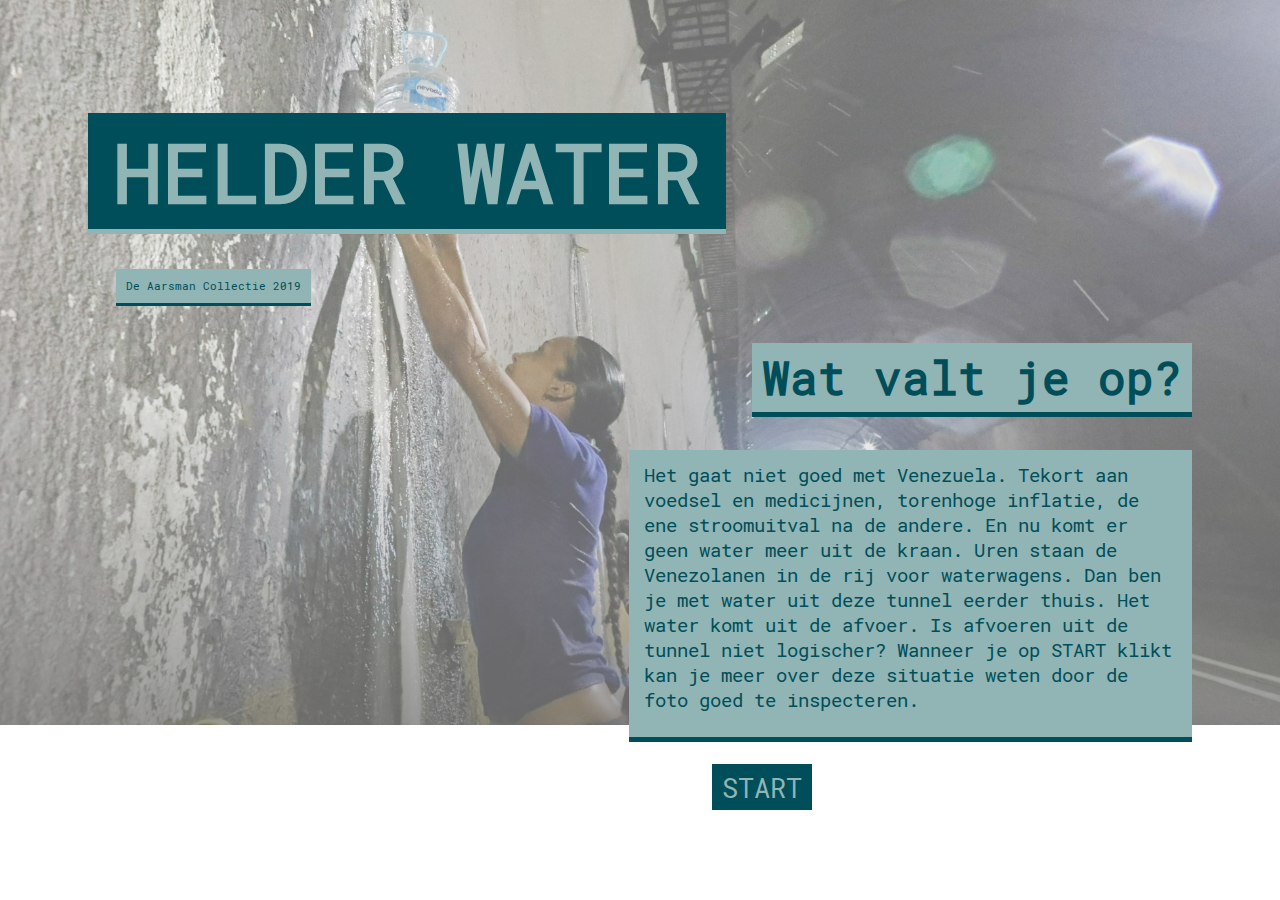
<file: index.html>
<!DOCTYPE html>
<html lang="en">
<head>
    <meta charset="UTF-8">
    <title>ontwerpen3</title>
    <link rel="stylesheet" href="css.css">
    <meta name="viewport" content="width=device-width, initial-scale=1">
     <embed src="img/Venezuala.mp3" autostart="true" loop="true" hidden="true" class="mp3">  
     
</head>
<body>
<div class="hoofdpagina">

<h1 class="titel">
   HELDER WATER
    </h1>
    
    <a href="https://www.volkskrant.nl/kijkverder/2014/AarsmanCollectie/#190410" class="ondertitel">De Aarsman Collectie 2019</a>
    
    <h2 class="titel2">
   Wat valt je op?
    </h2>

<p class="uitleg">
    Het gaat niet goed met Venezuela. Tekort aan voedsel en medicijnen, torenhoge inflatie, de ene stroomuitval na de andere. En nu komt er geen water meer uit de kraan. Uren staan de Venezolanen in de rij voor waterwagens. Dan ben je met water uit deze tunnel eerder thuis. Het water komt uit de afvoer. Is afvoeren uit de tunnel niet logischer? Wanneer je op START klikt kan je meer over deze situatie weten door de foto goed te inspecteren.
    <br>
    <br>
</p>
 
 <div>
    <a href="foto.html" class="start">START</a>
    </div>
  
  <img src="img/Aarsman-venezuala.jpg" alt="venezuala" class="fotostart">
    
    <script src="script.js"></script> 
    </div>
    
</body>
</html>
</file>
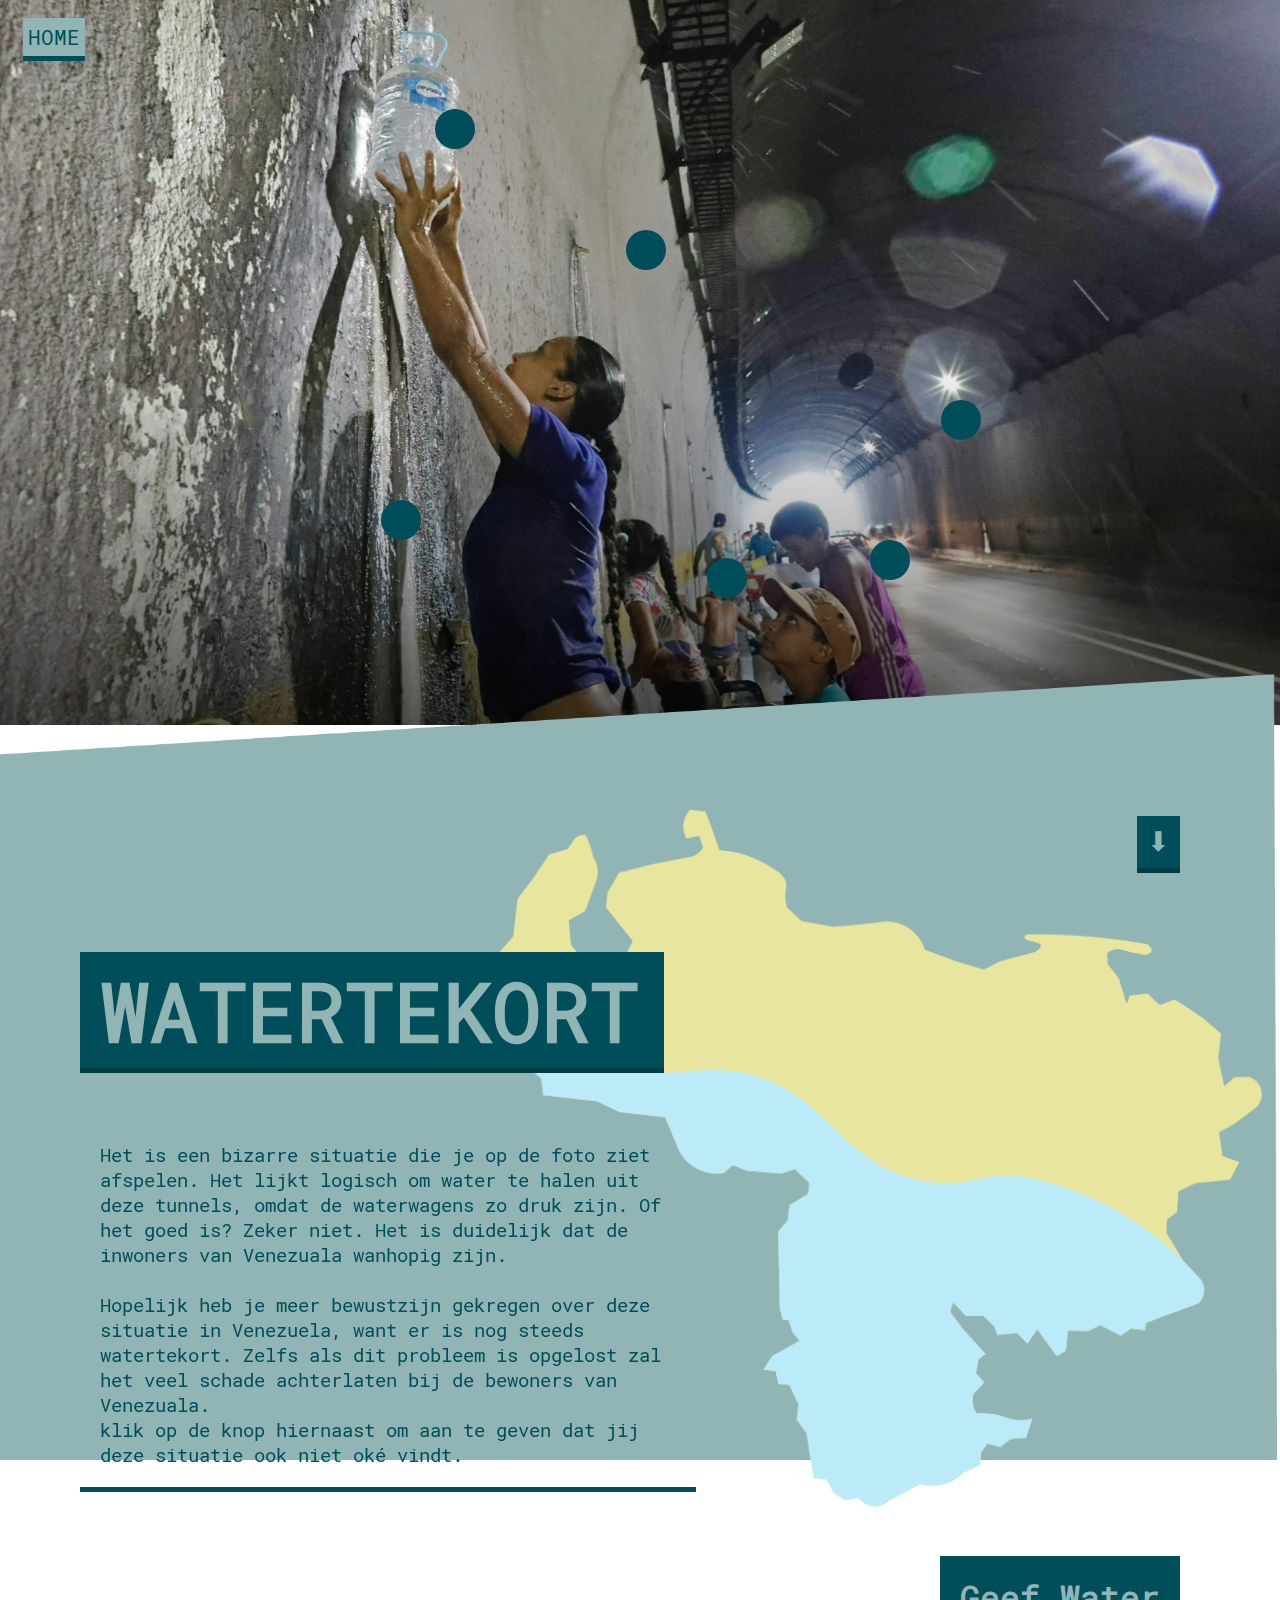
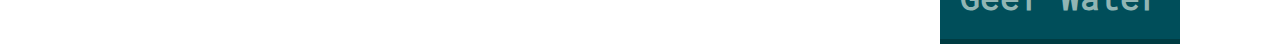
<file: foto.html>
<!DOCTYPE html>
<html lang="en">
<head>
    <meta charset="UTF-8">
    <title>ontwerpen3</title>
    <link rel="stylesheet" href="css.css">
    <meta name="viewport" content="width=device-width, initial-scale=1">
     <embed src="img/Venezuala.mp3" autostart="true" loop="true" hidden="true" class="mp3">  
   
</head>
<body>
    <div class="hoofdpagina">
      <img src="img/Aarsman-venezuala.jpg" alt="venezuala" class="foto">
    </div>
    <a href="index.html" class="home">HOME</a>
    <div>
       <img src="img/Middel%206.png" alt="background" class="background">
    </div>
   
    <div class="klik">
        <div class="antwoord1" onmouseleave="funcdisp()">
           <div id="antw">
                <p class="titeltext"><b>Wat gebeurt hier? <img src="img/petfles.png" class="petfles"></b></p>
  
                <p id="text2" onclick="myFunction2()">○ Al het water gaat langs de <br>
                watercontainer.</p>
                <p id="text3" onclick="myFunction3()">○ Het water vangt ze op <br> 
                door een petfles in de <br>
                watercontainer.</p>
            </div>
            <div id="antwoord1vervolg">
                <p>○ Al het water gaat langs de <br>
                watercontainer.</p>
                <p class="aarsman"><b>Woorden van Aarsman:</b> <br><br> Boven op de grote fles heeft <br> ze een afgezaagde petfles<br> gezet, die opening is <br>groter. Toch stroomt het <br> water langs haar <br> armen, haar shirt <br>is doorweekt."</p>
            </div>
            <div id="antwoord2vervolg">
                <p>○ Het water vangt ze op <br> 
                door een petfles in de <br>
                watercontainer.</p>
                <p class="aarsman"><b>Woorden van Aarsman:</b> <br><br> Boven op de grote fles heeft <br> ze een afgezaagde petfles<br> gezet, die opening is <br>groter. Toch stroomt het <br> water langs haar <br> armen, haar shirt <br>is doorweekt."</p>
            </div>
        </div>
    </div>
    
     <div class="klik2">
        <div class="antwoord1-2" onmouseleave="funcdisp2()">
           <div id="antw-2">
                <p class="titeltext-2"><b>Wat gebeurt hier? <img src="img/kind.png" class="kind"></b></p>
  
                <p id="text2-2" onclick="myFunction22()">○ De kinderen zijn mee<br> om te kijken.</p>
                <p id="text3-2" onclick="myFunction33()">○ De kinderen zijn mee om <br>te helpen met dragen.</p>
            </div>
            <div id="antwoord1vervolg-2">
                <p>○ De kinderen zijn mee<br> om te kijken.</p>
                <p class="aarsman"><b>Woorden van Aarsman:</b> <br><br>je kunt nemen zoveel als <br> je kunt dragen.<br> Kinderen mee, zij kunnen <br> meehelpen sjouwen.  </p>
            </div>
            <div id="antwoord2vervolg-2">
                <p>○ De kinderen zijn mee om <br>te helpen met dragen.</p>
                <p class="aarsman"><b>Woorden van Aarsman:</b> <br><br> je kunt nemen zoveel als <br> je kunt dragen.<br> Kinderen mee, zij kunnen <br> meehelpen sjouwen.  </p>
            </div>
        </div>
    </div>
    
    <div class="klik3">
        <div class="antwoord1-3" onmouseleave="funcdisp3()">
           <div id="antw-3">
                <p class="titeltext-3"><b>Wat gebeurt hier?<img src="img/gaatje.png" class="gat"></b></p>
  
                <p id="text2-3" onclick="myFunction222()">○ Het water dat vast zit in de<br>tunnel moet uit deze gaten <br>komen.</p>
                <p id="text3-2" onclick="myFunction333()">○ Dit zijn speciaal gaten in <br> de muur met water voor<br> de bewoners.</p>
            </div>
            <div id="antwoord1vervolg-3">
                <p>○ Het water dat vast zit in de<br>tunnel moet uit deze gaten <br>komen.</p>
                <p class="aarsman"><b>Woorden van Aarsman:</b> <br><br>Hoe waterdicht de wanden<br> van een tunnel ook zijn, <br>er lekt altijd water naar<br> binnen. Boor je om de paar <br> meter een gaatje,<br> dan komt het daar doorheen.<br> Het drupt in de goot <br>langs het wegdek</p>
            </div>
            <div id="antwoord2vervolg-3">
                <p>○ Dit zijn speciaal gaten in <br> de muur met water voor<br> de bewoners.</p>
                <p class="aarsman"><b>Woorden van Aarsman:</b> <br><br> Hoe waterdicht de wanden<br> van een tunnel ook zijn, <br>er lekt altijd water naar<br> binnen. Boor je om de paar <br> meter een gaatje,<br> dan komt het daar doorheen.<br> Het drupt in de goot <br>langs het wegdek</p>
            </div>
        </div>
    </div>
    
    <div class="klik4">
        <div class="antwoord1-4" onmouseleave="funcdisp4()">
           <div id="antw-4">
                <p class="titeltext-4"><b>Wat gebeurt hier? <img src="img/auto.png" class="auto"> </b></p>
  
                <p id="text2-4" onclick="myFunction2222()">○ Deze tunnel is bedoelt <br> voor mensen en auto's, <br> daarom staan de lichten aan.</p>
                <p id="text3-4" onclick="myFunction3333()">○ Deze tunnel is alleen <br> voor auto's, dus gevaarlijk <br> om hier te lopen. </p>
            </div>
            <div id="antwoord1vervolg-4">
                <p>○ Deze tunnel is bedoelt <br> voor mensen en auto's, <br> daarom staan de lichten aan.</p>
                <p class="aarsman"><b>Woorden van Aarsman:</b> <br><br>Levensgevaarlijk staan ze<br> daar. Gelukkig doen de <br>lampen het in de tunnel. <br> Maar ik had de kinderen <br> thuisgelaten.</p>
            </div>
            <div id="antwoord2vervolg-4">
                <p>○ Deze tunnel is alleen <br> voor auto's, dus gevaarlijk <br> om hier te lopen. </p>
                <p class="aarsman"><b>Woorden van Aarsman:</b> <br><br> Levensgevaarlijk staan ze<br> daar. Gelukkig doen de <br>lampen het in de tunnel. <br> Maar ik had de kinderen <br> thuisgelaten.</p>
            </div>
        </div>
    </div>
    
    
        <div class="klik5">
        <div class="antwoord1-5" onmouseleave="funcdisp5()">
           <div id="antw-5">
                <p class="titeltext-5"><b>Wat gebeurt hier? <img src="img/water.png" class="stroom"></b></p>
  
                <p id="text2-5" onclick="myFunction22222()">○ Het water komt uit <br> een afvoer van de <br> tunnel, dus niet <br>veilig om te drinken.</p>
                <p id="text3-5" onclick="myFunction33333()">○ Het water ziet er <br> helder uit. Kan geen kwaad.</p>
            </div>
            <div id="antwoord1vervolg-5">
                <p>○ Het water komt uit <br> een afvoer van de <br> tunnel, dus niet <br>veilig om te drinken.</p>
                <p class="aarsman"><b>Woorden van Aarsman:</b> <br><br>Het water ziet er helder<br> uit, maar hier staan boven <br> op de tunnel krotwoningen,<br> hun toiletten zijn niet <br> aangesloten op een riool. <br> De laatste tijd heeft het <br> weinig geregend, dan komt <br> er voornamelijk afvalwater <br> uit de pijpjes. </p>
            </div>
            <div id="antwoord2vervolg-5">
                <p> ○ Het water ziet er <br> helder uit. Kan geen kwaad.</p>
                <p class="aarsman"><b>Woorden van Aarsman:</b> <br><br>Het water ziet er helder<br> uit, maar hier staan boven <br> op de tunnel krotwoningen,<br> hun toiletten zijn niet <br> aangesloten op een riool. <br> De laatste tijd heeft het <br> weinig geregend, dan komt <br> er voornamelijk afvalwater <br> uit de pijpjes. </p>
            </div>
        </div>
    </div>
    
    
     <div class="klik6">
        <div class="antwoord1-6" onmouseleave="funcdisp6()">
           <div id="antw-6">
                <p class="titeltext-6"><b>Wat gebeurt hier? <img src="img/jerrycans.png" class="jerrycan"></b></p>
  
                <p id="text2-6" onclick="myFunction222222()">○ Mensen staan netjes <br> in een rij te <br> wachten op water.</p>
                <p id="text3-6" onclick="myFunction333333()">○ Er komen meer mensen <br> aan met jerrycans voor<br> het water.</p>
            </div>
            <div id="antwoord1vervolg-6">
                <p>○ Mensen staan netjes<br> in een rij te <br> wachten op water.</p>
                <p class="aarsman"><b>Woorden van Aarsman:</b> <br><br>Op de achtergrond komen <br> andere mensen met <br>jerrycans en flessen, <br>ze hoeven niet te wachten<br> tot de vrouwen klaar zijn </p>
            </div>
            <div id="antwoord2vervolg-6">
                <p>○ Er komen meer mensen <br> aan met jerrycans voor<br> het water.</p>
                <p class="aarsman"><b>Woorden van Aarsman:</b> <br><br>Op de achtergrond komen <br> andere mensen met <br>jerrycans en flessen, <br>ze hoeven niet te wachten<br> tot de vrouwen klaar zijn </p>
            </div>
        </div>
    </div>
    
    <img src="img/1x/Middel%207.png" alt="venezuela" class="venezuela">
    
   <img src="img/1x/Middel%2010.png" alt="water" class="water" id="water2">
    
    
    
    <div>
        <h1 class="titel3">WATERTEKORT</h1>
        <p class="uitleg2">
           Het is een bizarre situatie die je op de foto ziet afspelen.
            Het lijkt logisch om water te halen uit deze tunnels, omdat de waterwagens zo druk zijn. Of het goed is? Zeker niet. Het is duidelijk dat de inwoners van Venezuala wanhopig zijn.<br> <br>
            
            Hopelijk heb je meer bewustzijn gekregen over deze situatie in Venezuela, want er is nog steeds watertekort. Zelfs als dit probleem is opgelost zal het veel schade achterlaten bij de bewoners van Venezuala. <br>
            
            klik op de knop hiernaast om aan te geven dat jij deze situatie ook niet oké vindt.
        </p>
    </div>
      
      
      <a href="#petitie"> <p class="klaarknop">⬇</p> </a>
   
   <p id="petitie" onclick="showWater()">Geef Water</p>
   
 <div>  
   
   <p class="intext">VENEZUELA <br><br> Al meer dan  60% <br>vindt dit een probleem. </p>
    </div> 

    
    <script src="script.js"></script> 
    
</body>
</html>
</file>
<file: css.css>
html { 
    font-size:100%;
    scroll-behavior: smooth;
}
/*https://stackoverflow.com/questions/7961721/how-do-i-install-a-custom-font-on-an-html-site*/
 @font-face { font-family: Roboto; src: url('font/Roboto_Mono/RobotoMono-Regular.ttf'); }

/*https://dzone.com/articles/using-csshtml-make-responsive*/
@media (min-width: 640px) { body {font-size:1rem;} } 
@media (min-width:960px) { body {font-size:1.3rem;} } 
@media (min-width:1100px) { body {font-size:1.7rem;} }

.foto {
    height: auto;
    width: 101.5%;
    margin: -0.5em;
    background-size: cover;
    overflow: hidden;
    position: fixed;
    z-index: 0;
}

.fotostart {
    opacity: 0.6;
    height: auto;
    width: 101.5%;
    margin: -0.5em;
    background-size: cover;
    overflow: hidden;
    position: fixed;
    z-index: 0;
}


.hoofdpagina {
    position: relative;
    align-content: center;
    color: black;
}

.home {
    position: fixed;
    text-decoration: none;
    color: #004e5a;
    font-family: "Roboto", sans-serif; 
    background-color: #91b5b4;
    padding: 5px;
    border-bottom: 5px solid #004e5a ;
    margin-top: 10px;
    margin-left: 15px;
    z-index: 30;
    font-size: 21px;
}

.home:hover{
    background-color: #e8e69e;
    transition: 0.5s ease-in-out;
}

.titel {
    font-family: "Roboto", sans-serif; 
    position: absolute;
    top: 50px;
    left: 80px;
    font-size: 3em;
    color: #91b5b4; 
    background-color: #004e5a;
    border-bottom: 5px solid #91b5b4;
    padding-left: 25px;
    padding-right: 25px;
    padding-top: 4px;
    padding-bottom: 4px;
    z-index: 2;
}

.ondertitel {
    font-family: "Roboto", sans-serif;
    position: absolute;
    text-decoration: none;
    color: #004e5a;
    background-color: #91b5b4;
    z-index: 12;
    padding: 10px;
    font-size: 0.4em;
    border-bottom: 3px solid #004e5a;
    top: 29vh;
    left: 108px;
}

.ondertitel:hover {
    background-color: #e8e69e;
    transition: 0.5s ease-in-out;
}

.titel2 {
    font-family: "Roboto", sans-serif;
    position: absolute;
    right: 80px;
    font-size: 1.7em;
    color: #004e5a;
    background-color: #91b5b4;
    border-bottom: 5px solid #004e5a;
    padding-right: 10px;
    padding-top: 4px;
    padding-bottom: 4px;
    padding-left: 10px;
    text-align: right;
    z-index: 11;
    top: 33vh;
}

.uitleg {
    font-family: "Roboto", sans-serif;
    position: absolute;
    right: 80px;
    font-size: 0.7em;
    color: #004e5a;
    background-color: #91b5b4;
    border-bottom: 5px solid #004e5a;
    padding-left: 15px;
    padding-right: 10px;
    padding-top: 12px;
    margin-left: 35em;
    z-index: 10;
    top: 47vh;
    width: 42vw;  
}

.start {
    font-family: "Roboto", sans-serif;
    text-align: center;
    padding: 5px;
    color: #91b5b4;
    text-decoration: none;
    z-index: 30;
    top: 84vh;
    left: 55vw;
    width: 7vw;
    position: absolute;
    background-color: #004e5a;  
}

.start:hover {
    background-color: #e8e69e;
    transition: 0.5s ease-in-out;
}

.start {
    animation: beweeg 2s ease-in-out infinite;
}

@keyframes beweeg {
    0% {
        transform: scale(1)
    }
    
    50% {
        transform: scale(1.08)
    }
    
    100% {
        transform: scale(1)
    }
}


.background {
    top: 25em;
    width: 101.5%;
    margin: -0.5em;
    background-size: cover;
    overflow: hidden;
    position: relative;
    z-index: 15;
}


.klik {
    background-color: #004e5a;
    position: fixed;
    top: 4em;
    left: 16em;
    z-index: 11;
    width : 40px;
    height: 40px;
    border-radius: 360px;
    transition: 0.5s ease;
}

.klik {
    animation: knipper 5s ease-in-out infinite;
}

@keyframes knipper {
    0% {
    background-color: #004e5a;
    }
    
    50% {
      background-color: lightblue;
    }
    
    100% {
       background-color: #004e5a;
    }
}

.klik:hover .antwoord1 {
    opacity: 1;
}

.antwoord1 {
    border-bottom: solid 5px #91b5b4;
    background-color: #004e5a;
    position: fixed;
    top: 3em;
    left: 7em;
    opacity: 0;
    transition: .5s ease;
    z-index: 11;
    padding-right: 10px;
    padding-left: 15px;
    transition: 0.5s ease-in-out;
}

#antw {
    font-family: "Roboto", sans-serif;
    color: #91b5b4;
    font-size: 15px;
    padding-right: 5px;
    padding-left: 15px;
    padding-top: 17px;
    padding-bottom: 15px;
    transition: 0.5s ease-in-out;

}


.titeltext {
    background-color: #004e5a;
    font-family: "Roboto", sans-serif;
    color: #e8e69e;
    font-size: 20px; 
    margin-top:10px;
    margin-bottom: 3px;
    
}


#text2 {
    cursor: pointer;
    font-family: "Roboto", sans-serif;
    color: #91b5b4;
    font-size: 15px;
}

#text3 {
    cursor: pointer;
    font-family: "Roboto", sans-serif;
    color: #91b5b4;
    font-size: 15px;
}

#antwoord1vervolg {
    display : none;
    font-family: "Roboto", sans-serif;
    color: #91b5b4;
    font-size: 15px;
    padding-right: 5px;
    padding-left: 15px;
    padding-top: 17px;
    padding-bottom: 15px;
    transition: 2s ease-in-out;

    
}

#antwoord2vervolg {
    display : none;
    font-family: "Roboto", sans-serif;
    color: #91b5b4;
    font-size: 15px;
    padding-right: 5px;
    padding-left: 15px;
    padding-top: 17px;
    padding-bottom: 15px;
    transition: 0.5s ease-in-out;

}

.aarsman {
    color: #e8e69e;
}



.klik2 {
    background-color: #004e5a;
    position: fixed;
    top: 20.5em;
    left: 26em;
    z-index: 11;
    width : 40px;
    height: 40px;
    border-radius: 360px;
    transition: 0.5s ease;
    
}

.klik2 {
    animation: knipper2 5s ease-in-out infinite;
}

@keyframes knipper2 {
    0% {
    background-color: #004e5a;
    }
    
    50% {
      background-color: lightblue;
    }
    
    100% {
       background-color: #004e5a;
    }
}

.klik2:hover .antwoord1-2 {
    opacity: 1;
}

.antwoord1-2 {
    border-bottom: solid 5px #91b5b4;
    background-color: #004e5a;
    position: fixed;
    top: 15em;
    left: 20em;
    opacity: 0;
    transition: .5s ease;
    z-index: 12;
    padding-right: 10px;
    padding-left: 15px;
    transition: 0.5s ease-in-out;
}

#antw-2 {
    font-family: "Roboto", sans-serif;
    color: #91b5b4;
    font-size: 15px;
    padding-right: 5px;
    padding-left: 15px;
    padding-top: 17px;
    padding-bottom: 15px;
    transition: 0.5s ease-in-out;

}


.titeltext-2 {
    background-color: #004e5a;
    font-family: "Roboto", sans-serif;
    color: #e8e69e;
    font-size: 20px; 
    margin-top:10px;
    margin-bottom: 3px;
    
}


#text2-2 {
    cursor: pointer;
    font-family: "Roboto", sans-serif;
    color: #91b5b4;
    font-size: 15px;
}

#text3-2 {
    cursor: pointer;
    font-family: "Roboto", sans-serif;
    color: #91b5b4;
    font-size: 15px;
}

#antwoord1vervolg-2 {
    display : none;
    font-family: "Roboto", sans-serif;
    color: #91b5b4;
    font-size: 15px;
    padding-right: 5px;
    padding-left: 15px;
    padding-top: 17px;
    padding-bottom: 15px;
    transition: 2s ease-in-out; 
}

#antwoord2vervolg-2 {
    display : none;
    font-family: "Roboto", sans-serif;
    color: #91b5b4;
    font-size: 15px;
    padding-right: 5px;
    padding-left: 15px;
    padding-top: 17px;
    padding-bottom: 15px;
    transition: 0.5s ease-in-out;

}


.klik3 {
    background-color: #004e5a;
    position: fixed;
    top: 230px;
    left: 23em;
    z-index: 11;
    width : 40px;
    height: 40px;
    border-radius: 360px;
    transition: 0.5s ease;
}

.klik3 {
    animation: knipper3 5s ease-in-out infinite;
}

@keyframes knipper3 {
    0% {
    background-color: #004e5a;
    }
    
    50% {
      background-color: lightblue;
    }
    
    100% {
       background-color: #004e5a;
    }
}

.klik3:hover .antwoord1-3 {
    opacity: 1;
}

.antwoord1-3 {
    border-bottom: solid 5px #91b5b4;
    background-color: #004e5a;
    position: fixed;
   top: 60px;
    left: 23em;
    opacity: 0;
    transition: .5s ease;
    z-index: 12;
    padding-right: 10px;
    padding-left: 15px;
    transition: 0.5s ease-in-out;
}

#antw-3 {
    font-family: "Roboto", sans-serif;
    color: #91b5b4;
    font-size: 15px;
    padding-right: 5px;
    padding-left: 15px;
    padding-top: 17px;
    padding-bottom: 15px;
    transition: 0.5s ease-in-out;

}


.titeltext-3 {
    background-color: #004e5a;
    font-family: "Roboto", sans-serif;
    color: #e8e69e;
    font-size: 20px; 
    margin-top:10px;
    margin-bottom: 3px;
    
}


#text2-3 {
    cursor: pointer;
    font-family: "Roboto", sans-serif;
    color: #91b5b4;
    font-size: 15px;
}

#text3-3 {
    cursor: pointer;
    font-family: "Roboto", sans-serif;
    color: #91b5b4;
    font-size: 15px;
}

#antwoord1vervolg-3 {
    display : none;
    font-family: "Roboto", sans-serif;
    color: #91b5b4;
    font-size: 15px;
    padding-right: 5px;
    padding-left: 15px;
    padding-top: 17px;
    padding-bottom: 15px;
    transition: 2s ease-in-out; 
}

#antwoord2vervolg-3 {
    display : none;
    font-family: "Roboto", sans-serif;
    color: #91b5b4;
    font-size: 15px;
    padding-right: 5px;
    padding-left: 15px;
    padding-top: 17px;
    padding-bottom: 15px;
    transition: 0.5s ease-in-out;

}

.klik4 {
    background-color: #004e5a;
    position: fixed;
    top: 400px;
    right: 11em;
    z-index: 11;
    width : 40px;
    height: 40px;
    border-radius: 360px;
    transition: 0.5s ease;
}

.klik4 {
    animation: knipper4 5s ease-in-out infinite;
}

@keyframes knipper4 {
    0% {
    background-color: #004e5a;
    }
    
    50% {
      background-color: lightblue;
    }
    
    100% {
       background-color: #004e5a;
    }
}

.klik4:hover .antwoord1-4 {
    opacity: 1;
}

.antwoord1-4 {
    border-bottom: solid 5px #91b5b4;
    background-color: #004e5a;
    position: fixed;
    top: 250px;
    right: 3em;
    opacity: 0;
    transition: .5s ease;
    z-index: 12;
    padding-right: 10px;
    padding-left: 15px;
    transition: 0.5s ease-in-out;
}

#antw-4 {
    font-family: "Roboto", sans-serif;
    color: #91b5b4;
    font-size: 15px;
    padding-right: 5px;
    padding-left: 15px;
    padding-top: 17px;
    padding-bottom: 15px;
    transition: 0.5s ease-in-out;

}


.titeltext-4 {
    background-color: #004e5a;
    font-family: "Roboto", sans-serif;
    color: #e8e69e;
    font-size: 20px; 
    margin-top:10px;
    margin-bottom: 3px;
    
}


#text2-4 {
    cursor: pointer;
    font-family: "Roboto", sans-serif;
    color: #91b5b4;
    font-size: 15px;
}

#text3-4 {
    cursor: pointer;
    font-family: "Roboto", sans-serif;
    color: #91b5b4;
    font-size: 15px;
}

#antwoord1vervolg-4 {
    display : none;
    font-family: "Roboto", sans-serif;
    color: #91b5b4;
    font-size: 15px;
    padding-right: 5px;
    padding-left: 15px;
    padding-top: 17px;
    padding-bottom: 15px;
    transition: 2s ease-in-out; 
}

#antwoord2vervolg-4 {
    display : none;
    font-family: "Roboto", sans-serif;
    color: #91b5b4;
    font-size: 15px;
    padding-right: 5px;
    padding-left: 15px;
    padding-top: 17px;
    padding-bottom: 15px;
    transition: 0.5s ease-in-out;

}


.klik5 {
    background-color: #004e5a;
    position: fixed;
    top: 500px;
    left: 14em;
    z-index: 11;
    width : 40px;
    height: 40px;
    border-radius: 360px;
    transition: 0.5s ease;
}

.klik5 {
    animation: knipper5 5s ease-in-out infinite;
}

@keyframes knipper5 {
    0% {
    background-color: #004e5a;
    }
    
    50% {
      background-color: lightblue;
    }
    
    100% {
       background-color: #004e5a;
    }
}

.klik5:hover .antwoord1-5 {
    opacity: 1;
}

.antwoord1-5 {
    border-bottom: solid 5px #91b5b4;
    background-color: #004e5a;
    position: fixed;
    top: 320px;
    left: 5em;
    opacity: 0;
    transition: .5s ease;
    z-index: 12;
    padding-right: 10px;
    padding-left: 15px;
    transition: 0.5s ease-in-out;
}

#antw-5 {
    font-family: "Roboto", sans-serif;
    color: #91b5b4;
    font-size: 15px;
    padding-right: 5px;
    padding-left: 15px;
    padding-top: 17px;
    padding-bottom: 15px;
    transition: 0.5s ease-in-out;

}


.titeltext-5 {
    background-color: #004e5a;
    font-family: "Roboto", sans-serif;
    color: #e8e69e;
    font-size: 20px; 
    margin-top:10px;
    margin-bottom: 3px;
    
}


#text2-5 {
    cursor: pointer;
    font-family: "Roboto", sans-serif;
    color: #91b5b4;
    font-size: 15px;
}

#text3-5 {
    cursor: pointer;
    font-family: "Roboto", sans-serif;
    color: #91b5b4;
    font-size: 15px;
}

#antwoord1vervolg-5 {
    display : none;
    font-family: "Roboto", sans-serif;
    color: #91b5b4;
    font-size: 15px;
    padding-right: 5px;
    padding-left: 15px;
    padding-top: 17px;
    padding-bottom: 15px;
    transition: 2s ease-in-out; 
}

#antwoord2vervolg-5 {
    display : none;
    font-family: "Roboto", sans-serif;
    color: #91b5b4;
    font-size: 15px;
    padding-right: 5px;
    padding-left: 15px;
    padding-top: 17px;
    padding-bottom: 15px;
    transition: 0.5s ease-in-out;

}


.klik6 {
    background-color: #004e5a;
    position: fixed;
    top: 540px;
    left: 32em;
    z-index: 11;
    width : 40px;
    height: 40px;
    border-radius: 360px;
    transition: 0.5s ease;
}

.klik6 {
    animation: knipper6 5s ease-in-out infinite;
}

@keyframes knipper6 {
    0% {
    background-color: #004e5a;
    }
    
    50% {
      background-color: lightblue;
    }
    
    100% {
       background-color: #004e5a;
    }
}

.klik6:hover .antwoord1-6 {
    opacity: 1;
}

.antwoord1-6 {
    border-bottom: solid 5px #91b5b4;
    background-color: #004e5a;
    position: fixed;
    top: 350px;
    left: 30em;
    opacity: 0;
    transition: .5s ease;
    z-index: 12;
    padding-right: 10px;
    padding-left: 15px;
    transition: 0.5s ease-in-out;
}

#antw-6 {
    font-family: "Roboto", sans-serif;
    color: #91b5b4;
    font-size: 15px;
    padding-right: 5px;
    padding-left: 15px;
    padding-top: 17px;
    padding-bottom: 15px;
    transition: 0.5s ease-in-out;

}


.titeltext-6 {
    background-color: #004e5a;
    font-family: "Roboto", sans-serif;
    color: #e8e69e;
    font-size: 20px; 
    margin-top:10px;
    margin-bottom: 3px;
    
}


#text2-6 {
    cursor: pointer;
    font-family: "Roboto", sans-serif;
    color: #91b5b4;
    font-size: 15px;
}

#text3-6 {
    cursor: pointer;
    font-family: "Roboto", sans-serif;
    color: #91b5b4;
    font-size: 15px;
}

#antwoord1vervolg-6 {
    display : none;
    font-family: "Roboto", sans-serif;
    color: #91b5b4;
    font-size: 15px;
    padding-right: 5px;
    padding-left: 15px;
    padding-top: 17px;
    padding-bottom: 15px;
    transition: 2s ease-in-out; 
}

#antwoord2vervolg-6 {
    display : none;
    font-family: "Roboto", sans-serif;
    color: #91b5b4;
    font-size: 15px;
    padding-right: 5px;
    padding-left: 15px;
    padding-top: 17px;
    padding-bottom: 15px;
    transition: 0.5s ease-in-out;

}

.petfles {
    position: absolute;
    border: 5px solid #91b5b4;
    left: -100px;
    top: 160px;
    transform: scale(0.8);
}

.kind {
     position: absolute;
    border: 5px solid #91b5b4;
    left: -100px;
    top: 160px;
    transform: scale(0.8);
}

.stroom {
    position: absolute;
    border: 5px solid #91b5b4;
    left: -80px;
    top: 160px;
    transform: scale(1.01);
}

.auto{
    position: absolute;
    border: 5px solid #91b5b4;
    right: 10px;
    top: 210px;
    transform: scale(1.05);
}

.gat {
     position: absolute;
    border: 5px solid #91b5b4;
    right: 10px;
    top: 190px;
    transform: scale(1.05);
}

.jerrycan {
     position: absolute;
    border: 5px solid #91b5b4;
    right: 10px;
    top: 200px;
    transform: scale(1);
}


.klaarknop {
    text-align: center;
    background-color: #004e5a;
    border-bottom: 5px solid #003c42;
    color: #91b5b4 ;
    position: absolute;
    padding: 10px;
    bottom: 0px;
    z-index: 16;
    right: 100px;
    text-decoration: none;
}

.klaarknop:hover {
    background-color: #e8e69e;
    transition: 0.5s ease-in-out;
}



.titel3 {
    font-family: "Roboto", sans-serif; 
    font-weight: 600;
    position: absolute;
    top: 11em;
    left: 80px;
    font-size: 3em;
    color: #91b5b4; 
    background-color: #004e5a;
    border-bottom: 5px solid #003c42;
    padding-left: 20px;
    padding-right: 25px;
    padding-top: 4px;
    padding-bottom: 4px;
    z-index: 16;
    width:vw;   
}

.uitleg2 {
    z-index: 17;
    position: absolute;
/*    background-color: #004e5a;*/
    font-family: "Roboto", sans-serif;
    color: #004e5a; 
    padding-right: 20px;
    padding-bottom: 20px;
    padding-left: 20px;
    border-bottom: 5px solid #004e5a;
    width: 45vw;
    top: 59em;
    left: 80px;
    font-size: 0.7em;
}

#petitie {
    font-family: "Roboto", sans-serif;
    text-align: center;
    font-weight: 600;
    font-size: 1.2em;
    background-color: #004e5a;
    border-bottom: 5px solid #003c42;
    color: #91b5b4;
    position: absolute;
    padding: 20px;
    bottom: -777px;
    z-index: 19;
    right: 100px;
}

#petitie:hover {
    background-color: #e8e69e;
    transition: 0.5s ease-in-out;
    cursor: pointer;
}

#petitie {
    animation: beweeg 3s ease-in-out infinite;
}

@keyframes beweeg {
    0% {
        transform: scale(1)
    }
    
    50% {
        transform: scale(1.07)
    }
    
    100% {
        transform: scale(1)
    }
}


.water {
    z-index: 15;
    position: absolute;
    right: 83px;
    top: 1017px;;
    transform:scale(1.02);
    opacity:0;
    
}

.transform{
    animation: zien 5s ease forwards;
}

.water2 {
    z-index: 15;
    position: absolute;
    right: 83px;
    top: 1070px;;
    transform:scale(1.02);
    opacity:0;
    animation: zien 2s ease forwards;
}


.venezuela {
    z-index: 15;
    position: absolute;
    right: 25px;
    top: 30em;
    transform:scale(1.02);
}

.intext {
    position: absolute;
    z-index: 20;
    font-family: "Roboto", sans-serif;
    text-align: center;
    font-weight: 600;
    font-size: 0.7em;
    color: #004e5a;
    left: 900px;
    top: 1000px;
    opacity:0;
    padding: 20px;
}

.intext:hover {
    opacity: 1;
    transition: 1s ease-in-out;
}



.mp3 {
    width: 101.5%;
    margin: -0.5em;
    background-size: cover;
    overflow: hidden;
    position: fixed;
    z-index: 0;
}
</file>
